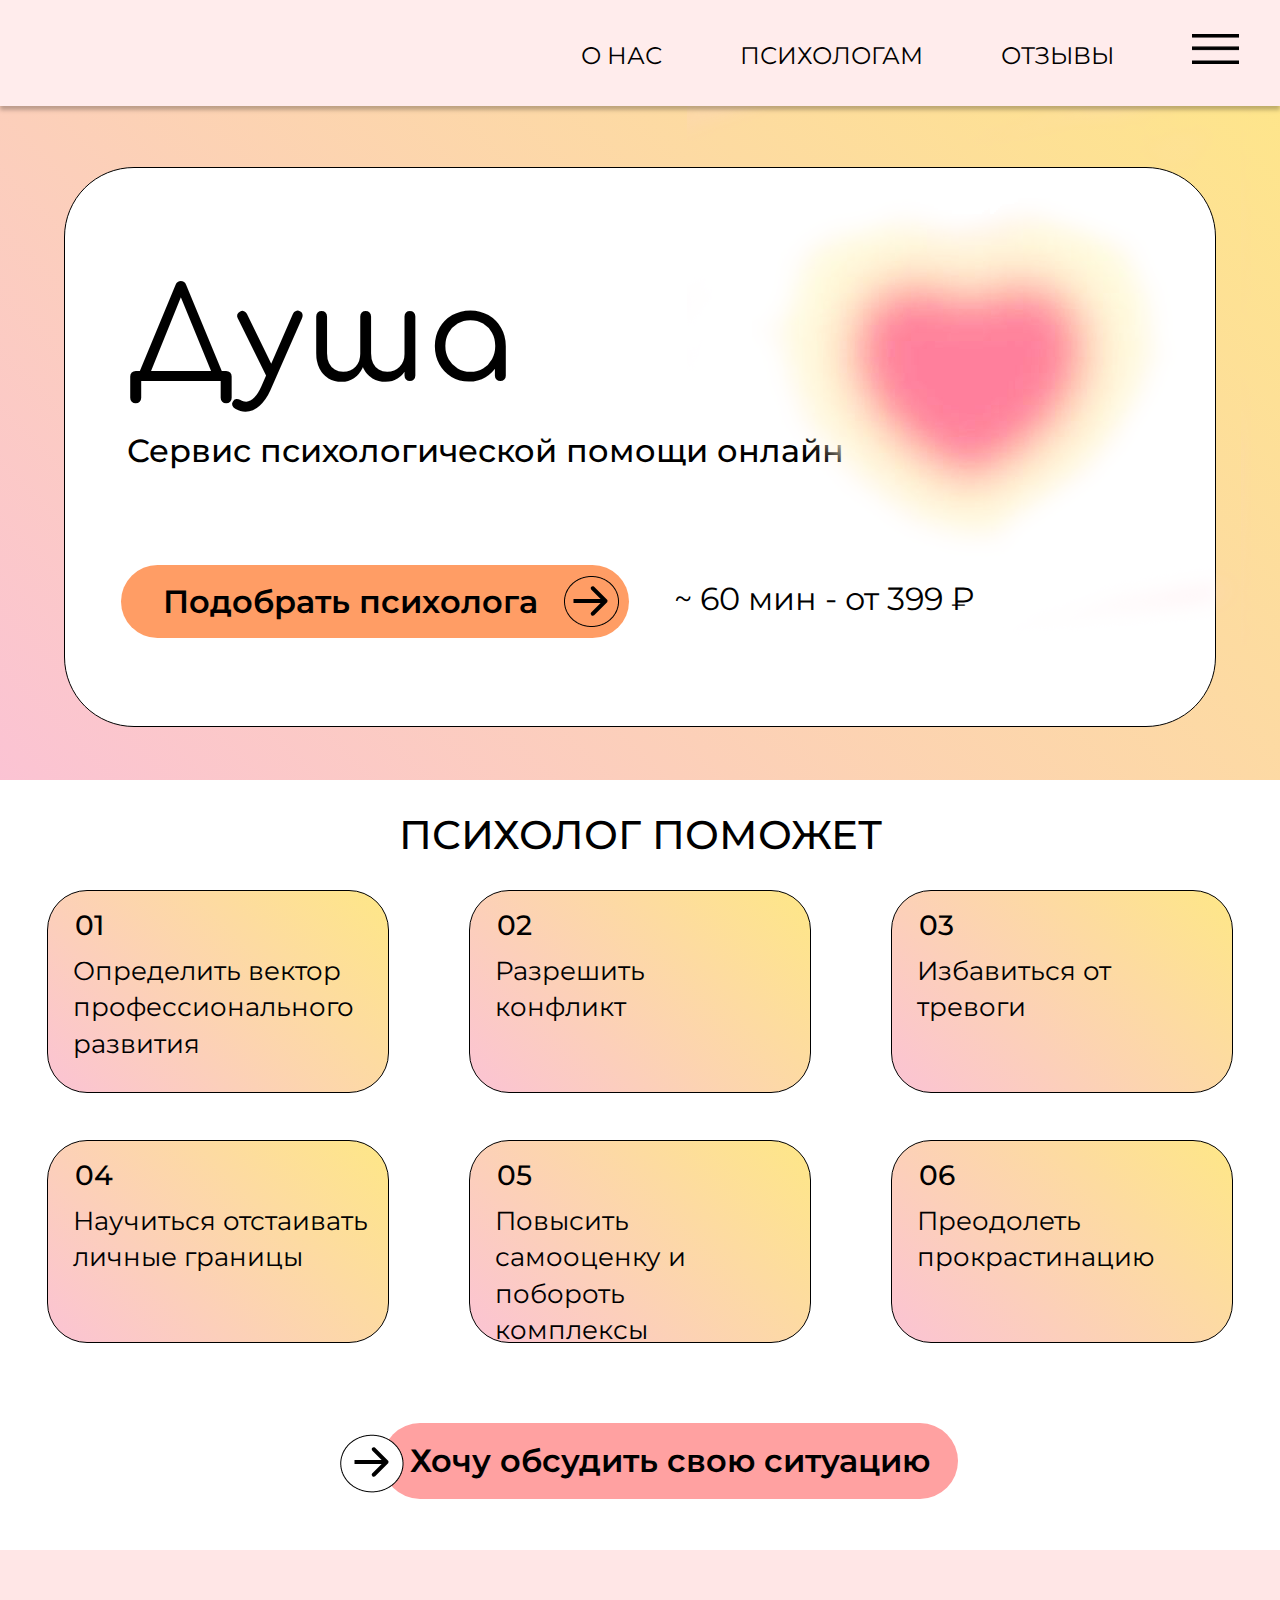
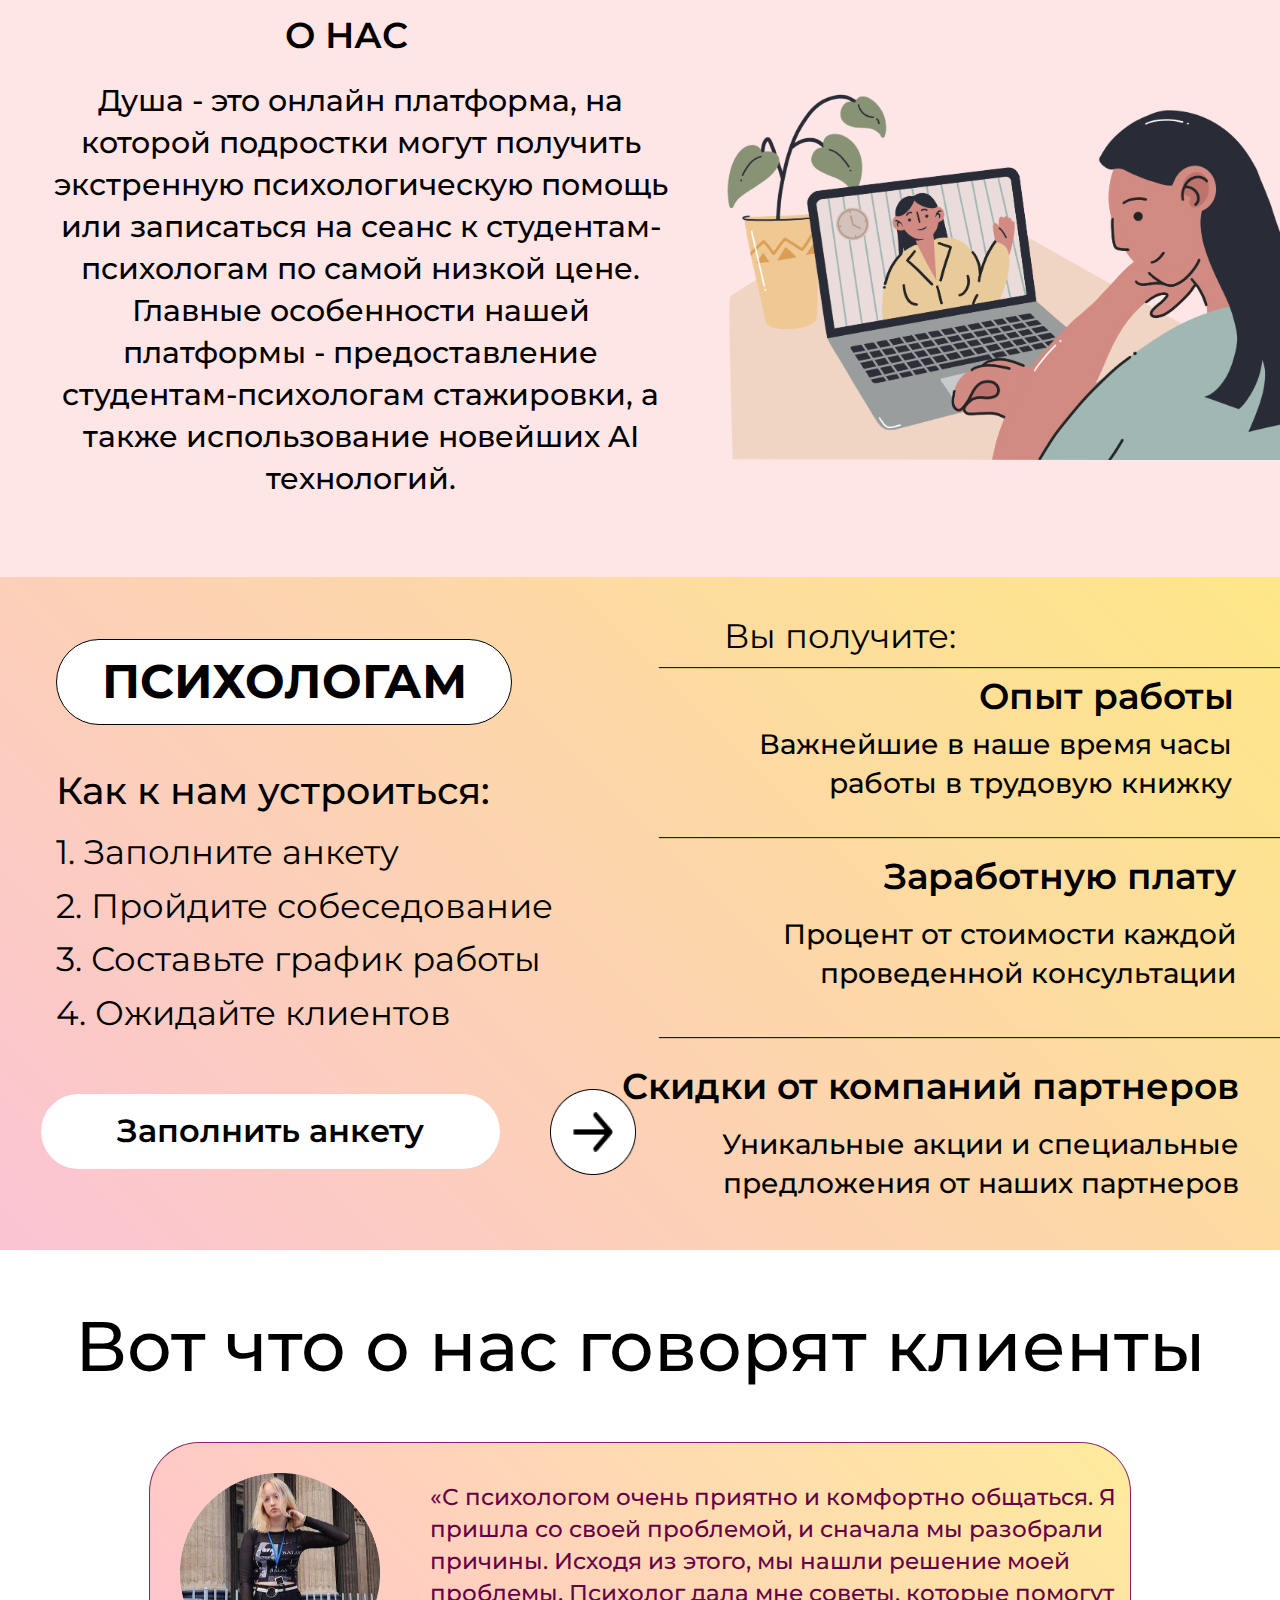
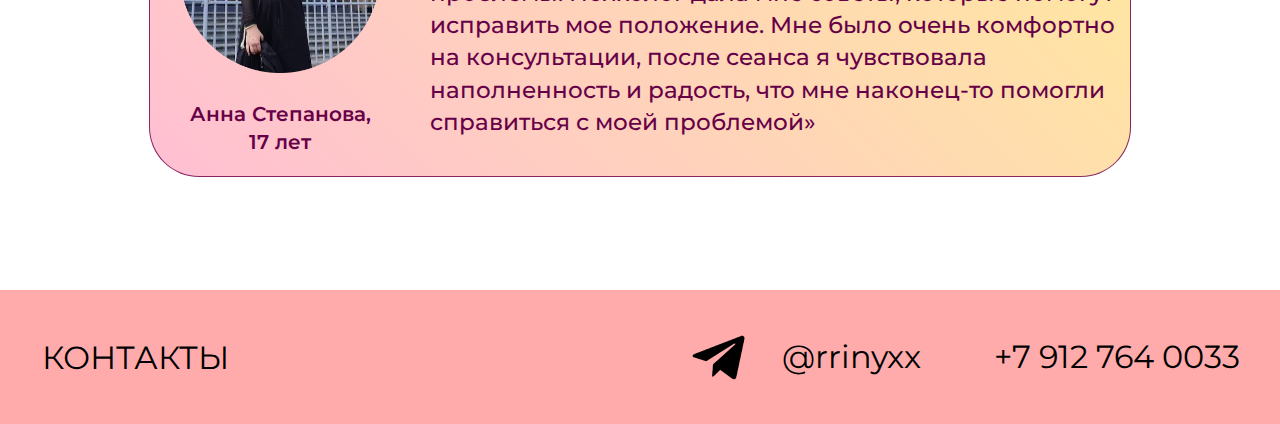
<file: index.html>
<!DOCTYPE html>
<html lang="en">
<head>
	<meta charset="UTF-8">
	<meta name="viewport" content="width=device-width, initial-scale=1.0">
	<title>Душа - сервис психологической помощи онлайн</title>

	<!-- Шрифты Google fonts -->
	<!-- Montserrat -->
	<link rel="preconnect" href="https://fonts.googleapis.com">
	<link rel="preconnect" href="https://fonts.gstatic.com" crossorigin>
	<link href="https://fonts.googleapis.com/css2?family=Montserrat:ital,wght@0,100;0,200;0,300;0,400;0,500;0,600;0,700;0,800;0,900;1,100;1,200;1,300;1,400;1,500;1,600;1,700;1,800;1,900&display=swap" rel="stylesheet">
	<!-- Comfortaa -->
	<link rel="preconnect" href="https://fonts.googleapis.com">
	<link rel="preconnect" href="https://fonts.gstatic.com" crossorigin>
	<link href="https://fonts.googleapis.com/css2?family=Comfortaa:wght@300;400;500;600;700&display=swap" rel="stylesheet">

	<!-- Css стили -->
	<link rel="stylesheet" href="./css/styles.css" />


	<link rel="icon" href="./img/icon.png" type="image/x-icon">

</head>
<body>

	<nav class="navbar">
		<div class="container">
			<div class="navbar-wrap">
				<ul class="navbar-menu">
					<li><a href="#we">О НАС</a></li>
					<li><a href="#psycho">ПСИХОЛОГАМ</a></li>
					<li><a href="#feedback">ОТЗЫВЫ</a></li>
					<li><a href="#" id="br"><img src="./img/menu-icon.png" id="burg"></a></li>
				</ul>
			</div>
		</div>
	</nav>

	<div class="main" >
		<div class="container">
			<div class="w-place" >
				<div class="text">
					<h1 class="main-heading">Душа</h1>
					<p class="main-info">Сервис психологической помощи онлайн</p>
					<div class="dop-info">
						<div class="psycho-btn">
							<a href="./survey.html">Подобрать психолога</a>
							<img id="circle" src="./img/circle.png">
							<img id="arrow" src="./img/arrow.png">
						</div>
						<div class="price">
							<p>~ 60 мин - от 399 ₽</p>
						</div>
					</div>
				</div>
				<img class='pink-heart' src="./img/pink-heart.png" />
			</div>
		</div>
	</div>

	<div class="psycho-list">
		<div class="container">
			<div class="wh-place">
				<h1 class="list-heading">ПСИХОЛОГ ПОМОЖЕТ</h1>
				<div class="row">
					<div class="section" id="f">
						<p class="numb" if="frs">01</p>
						<p class="inf">Определить вектор профессионального развития</p>
					</div>
					<div class="section" id="s">
						<p class="numb" >02</p>
						<p class="inf" id="sec">Разрешить конфликт</p>
					</div>
					<div class="section" id="t">
						<p class="numb" >03</p>
						<p class="inf" id="thr">Избавиться от тревоги</p>
					</div>
				</div>
				<div class="row">
					<div class="section" id="r">
						<p class="numb" if="for">04</p>
						<p class="inf">Научиться отстаивать личные границы</p>
					</div>
					<div class="section" id="h">
						<p class="numb" >05</p>
						<p class="inf" id="fif">Повысить самооценку и побороть комплексы</p>
					</div>
					<div class="section" id="x">
						<p class="numb" >06</p>
						<p class="inf" id="six">Преодолеть прокрастинацию</p>
					</div>
				</div>
				<div class="row">	
					<img id="circ" src="./img/w-circle.png">
					<img id="arr" src="./img/arrow.png">
					<a href="./survey.html" class="btn">Хочу обсудить свою ситуацию</a>
				</div>
			</div>
		</div>
	</div>

	<div class="about-us" id="we">
		<div class="container">
			<div class="information">
				<h1>О НАС</h1>
				<p class="inf"> Душа - это онлайн платформа, на которой подростки могут получить экстренную психологическую помощь или записаться на сеанс к студентам-психологам по самой низкой цене. <br> Главные особенности нашей платформы - предоставление студентам-психологам стажировки, а также использование новейших AI технологий.</p>
			</div>
			<div class="illustr">
				<img src="./img/illustration-b.png" alt="">
			</div>
		</div>
	</div>

	<div class="for-psycho" id="psycho">
		<div class="container">
			<div class="row">
				<div class="col">
					<h1 class="psy">ПСИХОЛОГАМ</h1>
					
					<h2 class="how-join">Как к нам устроиться:</h2>
					<p class="list-element">1. Заполните анкету</p>
					<p class="list-element">2. Пройдите собеседование</p>
					<p class="list-element">3. Составьте график работы</p>
					<p class="list-element">4. Ожидайте клиентов</p>
					<div class="row">
						<div class="survey-btn">	
							<a href="https://t.me/rrinyxx">Заполнить анкету</a>
						</div>
						<img src="./img/big-w-circle.png" class="sec-w-c">
						<img src="./img/arrow.png" class="sec-arr">
					</div>
				</div>
				<div class="col">
					<h2 class="u-get">Вы получите:</h2>
					<img class="str" src="./img/string.png" />
					<h1 class="psy-pluses" id="exper">Опыт работы</h1>
					<p class="p-psy-pluses"id="exp">Важнейшие в наше время часы работы в трудовую книжку</p>
					<img class="stri" src="./img/string.png" />
					<h1 class="psy-pluses" id="salary">Заработную плату</h1>
					<p class="p-psy-pluses"id="sala">Процент от стоимости каждой проведенной консультации</p>
					<img class="strin" src="./img/string.png" />
					<h1 class="psy-pluses" id="sale">Скидки от компаний партнеров</h1>
					<p class="p-psy-pluses"id="sal">Уникальные акции и специальные предложения от наших партнеров</p>
				</div>
			</div>
		</div>
	</div>
	
	<div class="feedback" id="feedback">
		<div class="container">
			<div class="heading">
				<h1>Вот что о нас говорят клиенты</h1>
			</div>
			<div class="feedback-slide">
				<div class="feedback-card">
					<div class="user-data">
						<img class='ava' src="./img/feedback.jpg">
						<p>Анна Степанова, 17 лет</p>
					</div>
					<div class="user-feedback">
						<p>«С психологом очень приятно и комфортно общаться. Я пришла со своей проблемой, и сначала мы разобрали причины. Исходя из этого, мы нашли решение моей проблемы. Психолог дала мне советы, которые помогут исправить мое положение.
							Мне было очень комфортно на консультации, после сеанса я чувствовала наполненность и радость, что мне наконец-то помогли справиться с моей проблемой»</p>
					</div>
				</div>
			</div>
		</div>
	</div>

	<div class="contacts">
		<div class="container">
			<div class="contacts-wrap">
				<p>КОНТАКТЫ</p>
				<img src="./img/telegram_icon.png" alt="tg">
				<a href="https://t.me/rrinyxx">@rrinyxx</a>
				<a href="tel:+79127640033">+7 912 764 0033</a>
			</div>
		</div>
	</div>

	<script src="./js/script.js"></script>
</body>
</html>
</file>
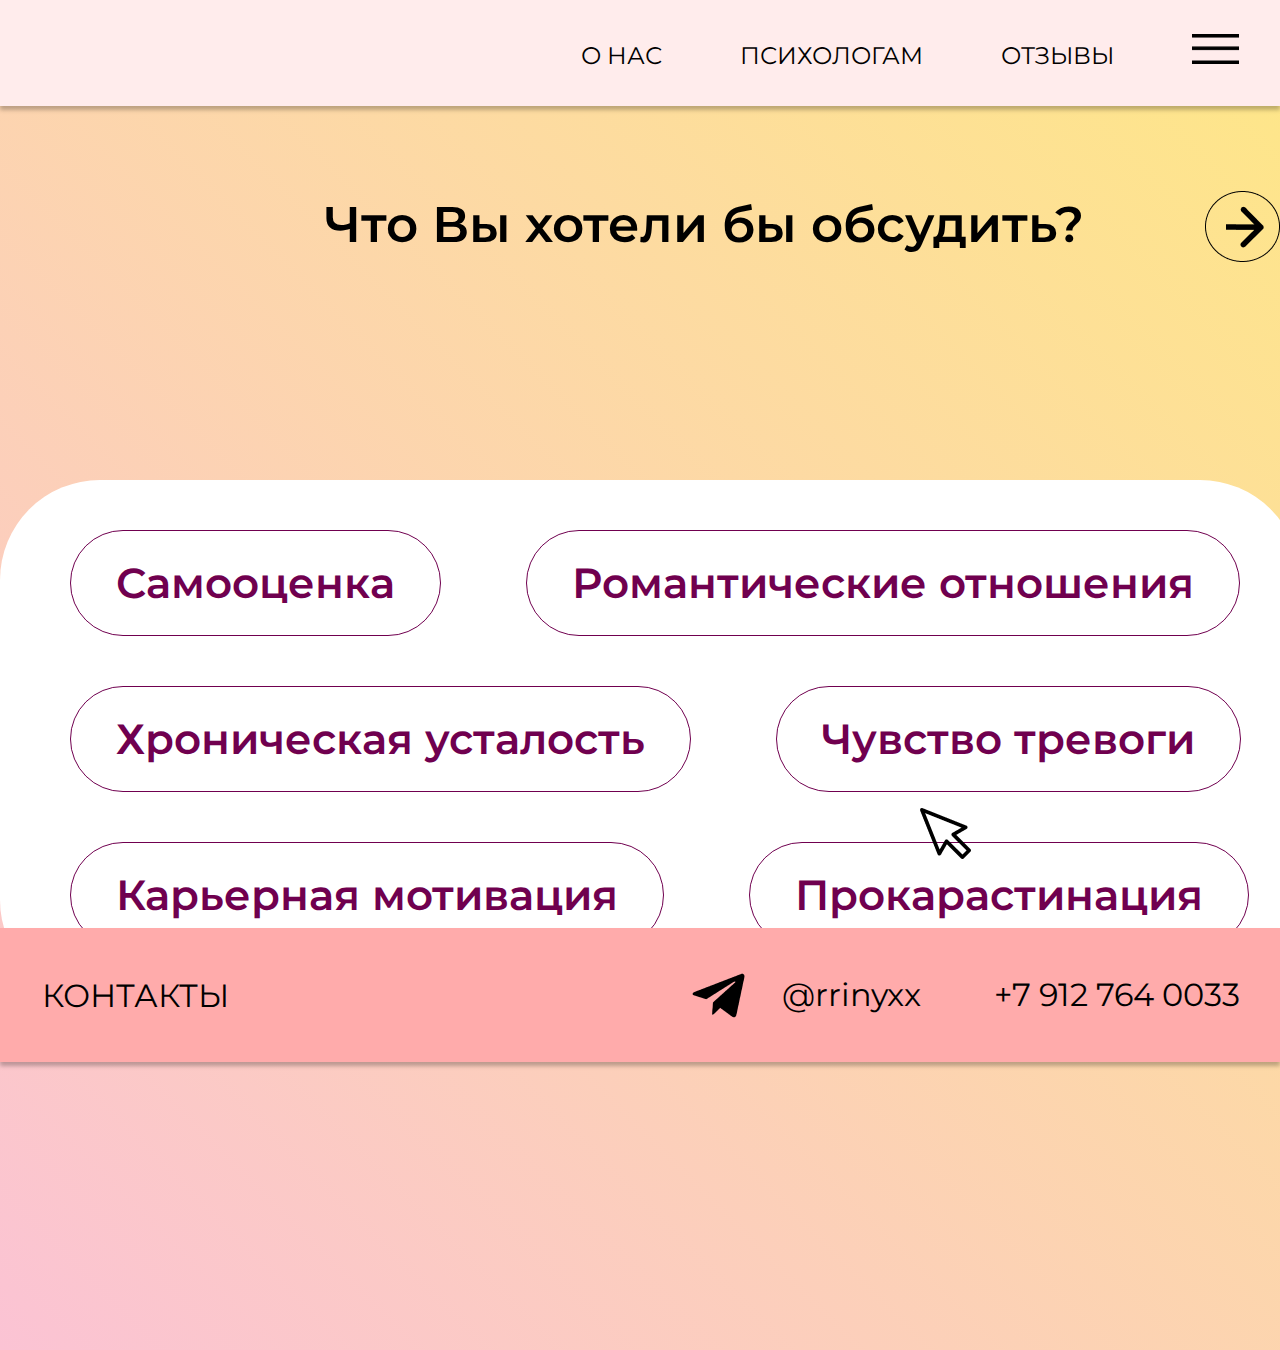
<file: survey.html>
<!DOCTYPE html>
<html lang="en">
<head>
    <meta charset="UTF-8">
	<meta name="viewport" content="width=device-width, initial-scale=1.0">
	<title>Душа - сервис психологической помощи онлайн</title>

	<!-- Шрифты Google fonts -->
	<!-- Montserrat -->
	<link rel="preconnect" href="https://fonts.googleapis.com">
	<link rel="preconnect" href="https://fonts.gstatic.com" crossorigin>
	<link href="https://fonts.googleapis.com/css2?family=Montserrat:ital,wght@0,100;0,200;0,300;0,400;0,500;0,600;0,700;0,800;0,900;1,100;1,200;1,300;1,400;1,500;1,600;1,700;1,800;1,900&display=swap" rel="stylesheet">
	<!-- Comfortaa -->
	<link rel="preconnect" href="https://fonts.googleapis.com">
	<link rel="preconnect" href="https://fonts.gstatic.com" crossorigin>
	<link href="https://fonts.googleapis.com/css2?family=Comfortaa:wght@300;400;500;600;700&display=swap" rel="stylesheet">

	<!-- Css стили -->
	<link rel="stylesheet" href="./css/survey-styles.css" />
<body>
    <nav class="navbar">
		<div class="container">
			<div class="navbar-wrap">
				<ul class="navbar-menu">
					<li><a href="#we">О НАС</a></li>
					<li><a href="#psycho">ПСИХОЛОГАМ</a></li>
					<li><a href="#">ОТЗЫВЫ</a></li>
					<li><a href="#" id="br"><img src="./img/menu-icon.png" id="burg"></a></li>
				</ul>
            </div>
		</div>
	</nav>

    <div class="main">
        <div class="container">
            <div class="row r">
                <h1 class="theme">Что Вы хотели бы обсудить?</h1>
                <a class="button-slider-prev none-v">
                    <img src="./img/prev-btn.png">
                </a>
                <a class="button-slider-next">
                    <img src="./img/next-btn.png">
                </a>
            </div>
            <a class="back-btn none-v" href="./index.html">Вернуться на главную</a>
            <div class="row">
                <h1 class="bot-theme">Оставьте свою заявку</h1>
                <img class="bot-theme-icon" src="./img/cursor.png">
            </div>
            <div class="slider">
                <div class="slider-line">
                    <div class="w-place">
                           <div class="row">
                               <div class="form_radio_btn" id="r1">
                                   <input id="radio-1" type="checkbox" name="checkbox" value="Самооценка">
                                   <label for="radio-1">Самооценка</label>
                               </div>
                               
                               <div class="form_radio_btn" id="r2">
                                   <input id="radio-2" type="checkbox" name="checkbox" value="Романтические отношения">
                                   <label for="radio-2">Романтические отношения</label>
                               </div>
                            </div>
                           <div class="row">
                               <div class="form_radio_btn" id="r3">
                                   <input id="radio-3" type="checkbox" name="checkbox" value="Хроническая усталость">
                                   <label for="radio-3">Хроническая усталость</label>
                               </div>
                               
                               <div class="form_radio_btn" id="r4">
                                   <input id="radio-4" type="checkbox" name="checkbox" value="Чувство тревоги">
                                   <label for="radio-4">Чувство тревоги</label>
                               </div>
                            </div>
                           <div class="row">
                               <div class="form_radio_btn" id="r5">
                                   <input id="radio-5" type="checkbox" name="checkbox" value="Карьерная мотивация">
                                   <label for="radio-5">Карьерная мотивация</label>
                               </div>
                               
                               <div class="form_radio_btn" id="r6">
                                   <input id="radio-6" type="checkbox" name="checkbox" value="Прокарастинация">
                                   <label for="radio-6">Прокарастинация</label>
                               </div>
                            </div>
                       </div>
                   <div class="w-place col-cen">
                            <div class="form-field" id="f1">
                                <label class='label' for="name" id="ff1">ФИО</label>
                                <br>
                                <input id="name" type="text" placeholder="Иванов Иван Иванович">
                            </div>
                            <div class="form-field" id="f2">
                                <label class='label' for="age" id="ff2">Возраст</label>
                                <br>
                                <select id="age" id="age-select"> 
                                    <option disabled selected>Выберите Ваш возраст</option>
                                    <option>11</option>
                                    <option>12</option>
                                    <option>13</option>
                                    <option>14</option>
                                    <option>15</option>
                                    <option>16</option>
                                    <option>17</option>
                                    <option>18</option>
                                </select>
                            </div>
                            <label class='label' for="phone" id="f3">Номер телефона</label>
                            
                            <div class="form-field">
                                <input id="phone" type="text" placeholder="+7 912 345 67 89">
                            </div>
                    </div>
                    <div class="w-place">
                        <h3 class="bit-fewer-label">22.03 Пятница</h3>
                        <div class="row">
                            <div class="spec-form_radio_btn" >
                                <input id="radio-11" type="radio" name="radio" value="09:00 MCK 22.03">
                                <label for="radio-11" id="rr1">09:00 MCK</label>
                            </div>
                            
                            <div class="spec-form_radio_btn" >
                                <input id="radio-12" type="radio" name="radio" value="10:00 MCK 22.03">
                                <label for="radio-12" id="rr2">10:00 MCK</label>
                            </div>
                            <div class="spec-form_radio_btn" >
                                <input id="radio-13" type="radio" name="radio" value="11:00 MCK 22.03">
                                <label for="radio-13" id="rr3">11:00 MCK</label>
                            </div>
                        </div>
                        <h3 class="bit-fewer-label">23.03 Суббота</h3>
                        <div class="row">
                            <div class="spec-form_radio_btn" >
                                <input id="radio-14" type="radio" name="radio" value="09:00 MCK 23.03">
                                <label for="radio-14" id="rr1">09:00 МСК</label>
                            </div>
                            <div class="spec-form_radio_btn" >
                                <input id="radio-15" type="radio" name="radio" value="10:00 МСК 23.03">
                                <label for="radio-15" id="rr2">10:00 МСК</label>
                            </div>
                
                            <div class="spec-form_radio_btn" >
                                <input id="radio-16" type="radio" name="radio" value="11:00 МСК 23.03">
                                <label for="radio-16" id="rr3">11:00 МСК</label>
                            </div>
                        </div>
                        <h3 class="bit-fewer-label">24.03 Воскресенье</h3>
                        <div class="row">
                            <div class="spec-form_radio_btn" >
                                <input id="radio-17" type="radio" name="radio" value="09:00 МСК 24.03">
                                <label for="radio-17" id="rr1">09:00 MСК</label>
                            </div>
                            <div class="spec-form_radio_btn" >
                                <input id="radio-18" type="radio" name="radio" value="10:00 МСК 24.03">
                                <label for="radio-18" id="rr2">10:00 МСК</label>
                            </div>
                
                            <div class="spec-form_radio_btn" >
                                <input id="radio-19" type="radio" name="radio" value="11:00 МСК 24.03">
                                <label for="radio-19" id="rr3">11:00 МСК</label>
                            </div>
                        </div>
                    </div>
                    <div class="w-place col-cen-cen">
                        <div class="form-field" id="f4">
                            <input id="name" type="text" placeholder="...">
                        </div>
                    </div>
                    <div class="w-place last-page">
                        <h1>Спасибо за Вашу заявку!
                        <br>
                        Мы свяжемся с Вами в течение дня</h1>
                    </div>
                </div>
            </div>
        </div>
    </div>


    <div class="contacts">
		<div class="container">
			<div class="contacts-wrap">
				<p>КОНТАКТЫ</p>
				<img src="./img/telegram_icon.png" alt="tg">
				<a href="https://t.me/rrinyxx">@rrinyxx</a>
				<a href="tel:+79127640033">+7 912 764 0033</a>
			</div>
		</div>
	</div>

    <script src="./js/survey-script.js"></script>
</body>
</html>
</file>
<file: css/styles.css>
body {
	position: relative;
	font-family: 'Montserrat', sans-serif;
	font-size: 20px;
	line-height: 1.4;
	color: #000;
	min-width: 320px;
	overflow-x: hidden;
	margin: 0;
}

li {
	list-style-type: none;
}

a {
	text-decoration: none;
}

.container{
	height: inherit;
	display: flex;
}

.navbar {
	width: 100%;
	height: 106px;
	box-shadow: 0 4px 4px rgba(0, 0, 0, 0.25);
	/* background: #ffe9ef; */
	background: #FFECEC;
}

.navbar .container{
	height: inherit;
	display: flex;
	justify-content: right;
}

.navbar-wrap {
	display: flex;
	flex-flow: row nowrap;
	align-items: center;
	justify-content: center;
}

.navbar-menu {
	list-style-type: none;
	padding-left: 0;
	margin-bottom: 0;
	margin-top: 0;
}

.navbar-menu li{
	display: inline-block;
}

.navbar-menu li a{
	display: inline-block;
	color: #000;
    font-size: 24px;
	transition: all .2s ease-in-out;
	font-family: 'Montserrat', sans-serif;
	margin: 39px 73px 38px 0;
	font-weight: 400;
	transition: all ease-in 0.2s;
}

.navbar-menu li a:hover{
	transform: scale(1.03);
}

#br {
	margin-right: 41px;
}

#burg {
	width: 47px;
	height: 30px;
}

/* Главная страница */

.main {
	width: 	100%;
	background: -webkit-linear-gradient(45deg, rgb(251, 195, 212), rgb(254, 231, 135));
	background: -moz-linear-gradient(45deg, rgb(251, 195, 212), rgb(254, 231, 135));
	background: linear-gradient(45deg, rgb(251, 195, 212), rgb(254, 231, 135));
	height: 793px;
	position: absolute;
	top: 0;
	z-index: -1;
}

.main .container {
	justify-content: center;
	align-items: center;
}

.w-place {
	margin: 168px 64px 67px 64px;
	background: #fff;
	border-radius: 70px;
	height: 558px;
	width: 1312px;
	border: 1px black solid;
	display: flex;
	flex-direction: row;
	z-index: 0;
}

.main-heading {
	margin-top: 82px;
	margin-left: 62px;
	margin-bottom: 0;
	font-family: 'Comfortaa', cursive;
	font-weight: 500;
	font-size: 128px;
}

.main-info {
	font-size: 32px;
	font-family: 'Montserrat', sans-serif;
	font-weight: 500;
	margin-top: 0;
	margin-left: 62px;
	width: 758px;
	margin-bottom: 91px;
}

.text {
	display: flex;
	flex-direction: column;
}

.psycho-btn a {
	font-family: 'Montserrat', sans-serif;
	font-size: 32px;
	font-weight: 600;
	color: #000;
	
	position: relative;
	top: -3px;
	left: 42px;
}

.psycho-btn {
	background: #FF9D65;
	width: 508px;
	height: 73px;
	padding: 0;
	border-radius: 100px;
	margin-left: 56px;
	z-index: 1;
	transition: all ease-in 0.2s;
}

.psycho-btn:hover {
	background: #ffffff;
	border: 2px #FF9D65 solid;
	transform: scale(0.98);
}

.pink-heart {
	position: absolute;
	top: 81px;
	right: 29px;
	width: 564px;
	height: 564px;
}

#circle {
	z-index: 1;
	position: relative;
	top: 11px;
	right: -63px;
}
#arrow {
	z-index: 2;
	position: relative;
	right: -12px;
}

.dop-info {
	display: flex;
	flex-direction: row;
}

.price p {
	font-weight: 400;
	font-family: 'Montserrat', sans-serif;
	font-size: 32px;
	margin-top: 12px;
	margin-left: 45px;
}

.psycho-list {
	background: #fff;
	width: 100%;
	position: absolute;
	top: 780px;
}

.psycho-list .container {
	justify-content: center;
}

.wh-place {
	/* background: #ffe8e8; */
	width: 1182px;
	display: flex;
	align-items: center;
	flex-direction: column;
}

.list-heading {
	font-weight: 500;
	font-size: 40px;	
	font-family: 'Montserrat', sans-serif;
}

.row {
	display: flex;
	flex-direction: row;
}

.section {
	background: -webkit-linear-gradient(45deg, rgb(251, 195, 212), rgb(254, 231, 135));
	background: -moz-linear-gradient(45deg, rgb(251, 195, 212), rgb(254, 231, 135));
	background: linear-gradient(45deg, rgb(251, 195, 212), rgb(254, 231, 135));
	width: 340px;
	height: 201px;
	margin-right: 80px;
	border-radius: 40px;
	border: 1px solid black;
	padding: 0;
}

.section:nth-child(3) {
	margin-right: 0;
}

.numb {
	margin-top: 15px;
	margin-left: 27px;
	font-size: 28px;
	font-weight: 500;
	font-family: 'Montserrat', sans-serif;
	margin-bottom: 0;
}

.inf {
	font-weight: 400;
	font-family: 'Montserrat', sans-serif;
	font-size: 26px;
	margin-top: 8px;
	margin-left: 25px;
}

#sec {
	width: 236px;
}

#thr {
	width: 262px;
}

#f, #s, #t {
	margin-bottom: 47px;
}

#r, #h, #x {
	margin-bottom: 60px;
}

#for {
	width: 282px;
}

#fif {
	width: 288px;
}

#six {
	width: 282px;
}

.btn {
	background: #ffa1a1;
	font-family: 'Montserrat', sans-serif;
	font-size: 32px;
	font-weight: 600;
	color: black;
	padding: 16px 28px;
	border-radius: 100px;
	margin-bottom: 30px;
	margin-right: -60px;
	transition: all ease-in .2s;
	margin-top: 20px;
}

.btn:hover {
	background: #fff;
	border: 1px solid #000; 
}

#circ {
	z-index: 1;
	/* width: 63px;
	height: 63px; */
	position: absolute;
	left: 340px;
	top: 654px;
}

#arr  {
	z-index: 2;
	/* width: 40px;
	height: 40px; */
	position: absolute;
	left: 354px;
	top: 667px;
}

.col {
	display: flex;
	flex-direction: column;
}

.for-psycho {
	width: 100%;
	height: 688px;
	background: -webkit-linear-gradient(45deg, rgb(251, 195, 212), rgb(254, 231, 135));
	background: -moz-linear-gradient(45deg, rgb(251, 195, 212), rgb(254, 231, 135));
	background: linear-gradient(45deg, rgb(251, 195, 212), rgb(254, 231, 135));
	position: absolute;
	top: 2177px;
}

.feedback {
	width: 100%;
	background: #fff;
	top: 2850px;
	position: absolute;
}

.feedback .container  {
	width: inherit;
	display: flex;
	flex-flow: column;
	align-items: center;
}

.heading h1 {
	font-size: 70px;
	color:#000000;
	font-weight: 500;
	font-family: 'Montserrat', sans-serif;
}

.feedback-card {
	display: flex;
	flex-flow: row;
	align-items: center;
}

.ava {
	width: 200px;
	height: 200px;
	padding-top: 30px;
	padding-left: 30px;
}

.user-data p {
	color:#660047;
	font-weight: 600;
	width: 200px;
	text-align: center;
	padding-left: 30px;
}

.user-feedback {
	width: 700px;
	margin-left: 50px;
	margin-top: 0;
}

.user-feedback p{
	font-size: 23px;
	color:#660047;
	font-weight: 500;
}

.feedback-card {
	background: -webkit-linear-gradient(45deg, rgb(255, 199, 216), rgb(255, 238, 169));
	background: -moz-linear-gradient(45deg, rgb(255, 200, 217), rgb(255, 226, 108));
	background: linear-gradient(45deg, rgb(255, 191, 211), rgb(255, 235, 156));
	border-radius: 50px;
	margin-bottom: 30px;
	width: 1000px;
	margin-right: auto;
	margin-left: auto;
	border: 1px solid #70004ed3;
}

.feedback-slide {
	width: 100px;
	/* background: #fff; */
	display: flex;
	align-items: center;
	justify-content: center;
}

.secnd-hnd {
	padding-right: 30px;
}

.contacts {
	width: 100%;
	height: 134px;
	box-shadow: 0 4px 4px rgba(0, 0, 0, 0.25);
	/* background: #ffe9ef; */
	background: #FFABAB;
	position: absolute;
	top: 3490px;
}

.contacts .container{
	height: inherit;
	display: flex;
}

.contacts-wrap {
	display: flex;
	flex-flow: row nowrap;
	align-items: center;
	justify-content: center;
}

.contacts-menu {
	list-style-type: none;
	padding-left: 0;
	margin-bottom: 0;
	margin-top: 0;
}

.contacts-menu li{
	display: inline-block;
}

.contacts-wrap a{
	display: inline-block;
	color: #000;
    font-size: 24px;
	transition: all .2s ease-in-out;
	font-family: 'Montserrat', sans-serif;
	margin: 39px 73px 38px 0;
	font-weight: 400;
	font-size: 32px;
	font-weight: 400;
}

.contacts-wrap p {
	margin-left: 42px;
	margin-top: 49px;
	margin-bottom: 46px;
	margin-right: 456px;
	font-size: 32px;
	font-weight: 400;
}

.contacts-wrap img {
	margin-right: 30px;
}

.contacts-wrap a:first-child {
	margin-right: 78px;
}

.contacts-wrap a:last-child {
	margin-right: -50px;
}

.contacts-wrap a:hover{
	transform: scale(1.02);
}
.contacts-wrap a{
	transition: all ease-in .2s;
}

.psy {
	font-size: 47px;
	font-weight: 700;
	margin-left: 56px;
	margin-top: 62px;
	margin-bottom: 0;
	background: #fff;
	text-align: center;
	border-radius: 100px;
	width: 454px;
	border: 1px #000 solid;
	padding: 9px 0;
	justify-content: center;
	align-items: center;
}

.u-get {
	font-size: 34px;
	font-weight: 400;
	margin-top: 36px;
	margin-left: 171px;
	margin-bottom: 0;
}

.how-join {
	margin-left: 56px;
	margin-top: 39px;
	font-size: 38px;
	font-weight: 500;
	margin-bottom: 6px;
}

.list-element {
	margin-left: 56px;
	margin-top: 6px;
	margin-bottom: 0;
	font-size: 34px;
	font-weight: 400;
}

.survey-btn {
	background: #fff;
	padding: 15px 76px;
	margin-top: 57px;
	border-radius: 100px;
	/* width: 390px; */	
	margin-left: 41px;
	transition: all ease-in .2s;
}

.survey-btn:hover {
	background: #ffeaea;
}

.survey-btn a {
	color: #000;
	font-size: 32px;
	font-weight: 600;
	/* text-align: center; */
}

.sec-w-c {
	z-index: 1;
	position: absolute;
	left: 550px;
	top: 512px;
	width: 86px;
	height: 86px;
}

.sec-arr {
	position: absolute;
	left: 573px;
	top: 535px;
	width: 40px;
	height: 40px;
	z-index: 2;
}

.str {
	position: absolute;
	top: 90px;
	right: 0;
}

.psy-pluses {
	font-weight: 600;
	font-size: 36px;
	text-align: right;
}

#exper {
	position: absolute;
	top: 70px;
	right: 46px;
}

.p-psy-pluses {
	font-size: 28px;
	font-weight: 500;
	text-align: right;
}

#exp {
	position: absolute;
	top: 120px;
	right: 48px;
	width: 578px;
	
}

.stri {
	position: absolute;
	top: 260px;
	right: 0;
}

#salary {
	position: absolute;
	top: 250px;
	right: 44px;
}

#sala {
	position: absolute;
	top: 310px;
	right: 44px;
	width: 578px;
}

.strin {
	position: absolute;
	top: 460px;
	right: 0;
}

#sale {
	position: absolute;
	top: 460px;
	right: 41px;
	width: 700px;
}

#sal {
	position: absolute;
	top: 520px;
	right: 41px;
	width: 593px;
}

.about-us {
	position: absolute;
	top: 1550px;
	height: 627px;
	background: #FFE6E6;
	margin: 0;
	z-index: 100;
	width: 100%;
}

.information {
	margin-bottom: 106px;
}

.information h1 {
	margin-top: 60px;
	margin-left: 285px;
	font-weight: 600;
	font-size: 36px;
	margin-bottom: 20px;
}

.information p {
	font-weight: 500;
	font-size: 30px;
	width: 635px;
	margin: 0;
	margin-left: 43px;
	text-align: center;
}

.about-us .container {
	display: flex;
	flex-direction: row;
}

.illustr img {
	width: 660px;
	height: 391px;
	margin-top: 119px;

	margin-left: 12px;
}
</file>
<file: css/survey-styles.css>
body {
	position: relative;
	font-family: 'Montserrat', sans-serif;
	font-size: 20px;
	line-height: 1.4;
	color: #000;
	min-width: 320px;
	overflow-x: hidden;
	margin: 0;
}

li {
	list-style-type: none;
}

a {
	text-decoration: none;
}

.container{
	height: inherit;
	display: flex;
}

.navbar {
	width: 100%;
	height: 106px;
	box-shadow: 0 4px 4px rgba(0, 0, 0, 0.25);
	/* background: #ffe9ef; */
	background: #FFECEC;
}

.navbar .container{
	height: inherit;
	display: flex;
	justify-content: right;
}

.navbar-wrap {
	display: flex;
	flex-flow: row nowrap;
	align-items: center;
	justify-content: center;
}

.navbar-menu {
	list-style-type: none;
	padding-left: 0;
	margin-bottom: 0;
	margin-top: 0;
}

.navbar-menu li{
	display: inline-block;
}

.navbar-menu li a{
	display: inline-block;
	color: #000;
    font-size: 24px;
	transition: all .2s ease-in-out;
	font-family: 'Montserrat', sans-serif;
	margin: 39px 73px 38px 0;
	font-weight: 400;
}

#br {
	margin-right: 41px;
}

#burg {
	width: 47px;
	height: 30px;
}

.main {
    width: 	100%;
	background: -webkit-linear-gradient(45deg, rgb(251, 195, 212), rgb(254, 231, 135));
	background: -moz-linear-gradient(45deg, rgb(251, 195, 212), rgb(254, 231, 135));
	background: linear-gradient(45deg, rgb(251, 195, 212), rgb(254, 231, 135));
	height: 150vh;
    /* height: 2100px; */
	position: absolute;
	top: 0;
	z-index: -1;
}

.main .container {
    align-items: center;
    justify-content: center;
    flex-direction: column;
}

.w-place {
    height: 520px;
    width: 1300px;
    background: #fff;
    border-radius: 100px;
    
}

.slider {
    width: 1300px;
    height: 520px;
    /* border: 1px solid #000; */
    margin-top: 0;
    margin: 30px auto;
    /* margin-top: -1200px; */
    overflow: hidden;
    position: relative;
    top: 0;
}

.slider-line {
    position: relative;
    height: 520px;
    width: 6500px;
    display: flex;
    left: 0;
    transition: all 0.7s ease-in;
}

.none-v {
    display: none !important;
}

.r {
    align-items: right;
    justify-content: right;
    margin-right: -1000px;
    margin-top: 150px;
    margin-bottom: -20px;
}

.button-slider-next {
    position: absolute;
    top: 191px;
    left: 1205px;
}

.button-slider-prev {
    position: absolute;
    top: 191px;
    left: 1115px;
}

.none-l {
    left: 1205px;
}

.theme {
    position: absolute;
    top: 156px;
    left: 325px;
    font-size: 50px;
    font-weight: 600;
}

.bot-theme {
    top: 780px;
    left: 450px;
    position: absolute;
    font-weight: 500;
}

.bot-theme-icon {
    top: 808px;
    z-index: 10;
    left: 920px;
    /* left: 840px; */
    position: absolute;
}

.form_radio_btn {
	display: inline-block;
	margin-right: 10px;
    /* margin-bottom: 30px; */
    margin-top: 50px;
    margin-left: 30px;
}
.form_radio_btn input[type=checkbox] {
	display: none;
}
.form_radio_btn label {
	display: inline-block;
	cursor: pointer;
	padding: 35px 45px;
	line-height: 34px;
	border: 1px solid #70004f;
	border-radius: 100px;
	user-select: none;
    color: #70004f;
    font-size: 42px;
    font-weight: 600;
}
 
/* Checked */
.form_radio_btn input[type=checkbox]:checked + label {
	background: #86005e;
    color: #fff
}

#r1 {
    margin-left: 70px;
    margin-right: 50px;
}

#r3 {
    margin-right: 50px !important;
    margin-left: 70px;
}

#r5 {
    margin-right: 50px;
    margin-left: 70px;
}

.col-cen {
    display: flex;
    flex-direction: column;
    align-items: center;
}

#r11 {
    margin-top: 41px;
    margin-bottom: 0;
}

#r22 {
    margin-top: 21px;
    margin-bottom: 21px;
}

#r33 {
    margin-bottom: 41px;
    margin-top: 0;
}

input {
    font-size: 32px;
    line-height: 16px;
    height: 70px;
    width: 500px;
    border: 1px solid #70004f;
    border-radius: 5px;
    color: #70004ed3;
    padding-left: 15px;
    margin-top: 10px;
    border-radius: 100px;
    width: 500px;
}

.label {
    padding-bottom: 20px;
    color: #70004f;
    font-weight: 500;
    font-size: 40px;
    line-height: 23px;
    text-align: center;
}

input:focus {
    outline: none;
}

select:focus {
    outline: none;
}

.form-field {
    margin-bottom: 13px;
}

select {
    font-size: 32px;
    line-height: 16px;
    height: 70px;
    width: 500px;
    border: 1px solid #70004f;
    border-radius: 5px;
    padding-left: 15px;
    color: #70004ed3;
    margin-top: 10px;
    border-radius: 100px;
}

#f1 {
    margin-top: 30px;
}

#ff1 {
    margin-left: 203px;
}

#f2 {
    margin-top: 40px;
}

#ff2 {
    margin-left: 170px;
}

#f3 {
    margin-top: 40px;
}

.thrd-style {
    font-size: 32px !important;
    font-weight: 400 !important;
    width: 1327px !important;
    left: 100px !important;
}

.thrd-style-icon {
    left: 840px !important;
    top: 508px !important;
}

.col-cen-cen {
    display: flex;
    flex-direction: column;
    align-items: center;
    justify-content: center;
}

::placeholder {
    text-align: center;
    color: #70004ed3;
}

#f4 input {
    height: 100px;
}

.last-page {
    font-size: 40px;
    font-weight: 600;
    text-align: center;
}

.back-btn {
    position: absolute;
    top: 191px;
    left: 815px;
    font-size: 32px;
    font-weight: 400;
    padding: 12px 43px;
    background: #fff;
    border :1px solid black;
    border-radius: 100px;
    z-index: 0;
    width: 372px;
    color: black;
}

.contacts {
	width: 100%;
	height: 134px;
	box-shadow: 0 4px 4px rgba(0, 0, 0, 0.25);
	/* background: #ffe9ef; */
	background: #FFABAB;
	position: absolute;
	top: 928px;
}

.contacts .container{
	height: inherit;
	display: flex;
}

.contacts-wrap {
	display: flex;
	flex-flow: row nowrap;
	align-items: center;
	justify-content: center;
}

.contacts-menu {
	list-style-type: none;
	padding-left: 0;
	margin-bottom: 0;
	margin-top: 0;
}

.contacts-menu li{
	display: inline-block;
}

.contacts-wrap a{
	display: inline-block;
	color: #000;
    font-size: 24px;
	transition: all .2s ease-in-out;
	font-family: 'Montserrat', sans-serif;
	margin: 39px 73px 38px 0;
	font-weight: 400;
	font-size: 32px;
	font-weight: 400;
}

.contacts-wrap p {
	margin-left: 42px;
	margin-top: 49px;
	margin-bottom: 46px;
	margin-right: 456px;
	font-size: 32px;
	font-weight: 400;
}

.contacts-wrap img {
	margin-right: 30px;
}

.contacts-wrap a:first-child {
	margin-right: 78px;
}

.contacts-wrap a:last-child {
	margin-right: -50px;
}

#rr1, #rr2, #rr3 {
    /* margin-left: 50px; */
    height: 25px;
    font-size: 32px;
    margin-top: 0 !important;
    margin-bottom: 0 !important;
}

.spec-form_radio_btn {
	display: inline-block;
	margin-right: 10px;
    margin-top: 10px;
    margin-left: 30px;
}

.spec-form_radio_btn:first-child {
    margin-left: 210px;
}

.bit-fewer-label {
    padding-bottom: 10px;
    color: #70004f;
    font-weight: 600;
    font-size: 32px;
    line-height: 23px;
    margin: 0;
    margin-left: 530px;
    margin-top: 20px;
}

.spec-form_radio_btn input[type=radio] {
	display: none;
}
.spec-form_radio_btn label {
	display: inline-block;
	cursor: pointer;
	padding: 35px 45px;
	line-height: 34px;
	border: 1px solid #70004f;
	border-radius: 100px;
	user-select: none;
    color: #70004f;
    font-size: 42px;
    font-weight: 600;
}
 
/* Checked */
.spec-form_radio_btn input[type=radio]:checked + label {
	background: #86005e;
    color: #fff
}
</file>
